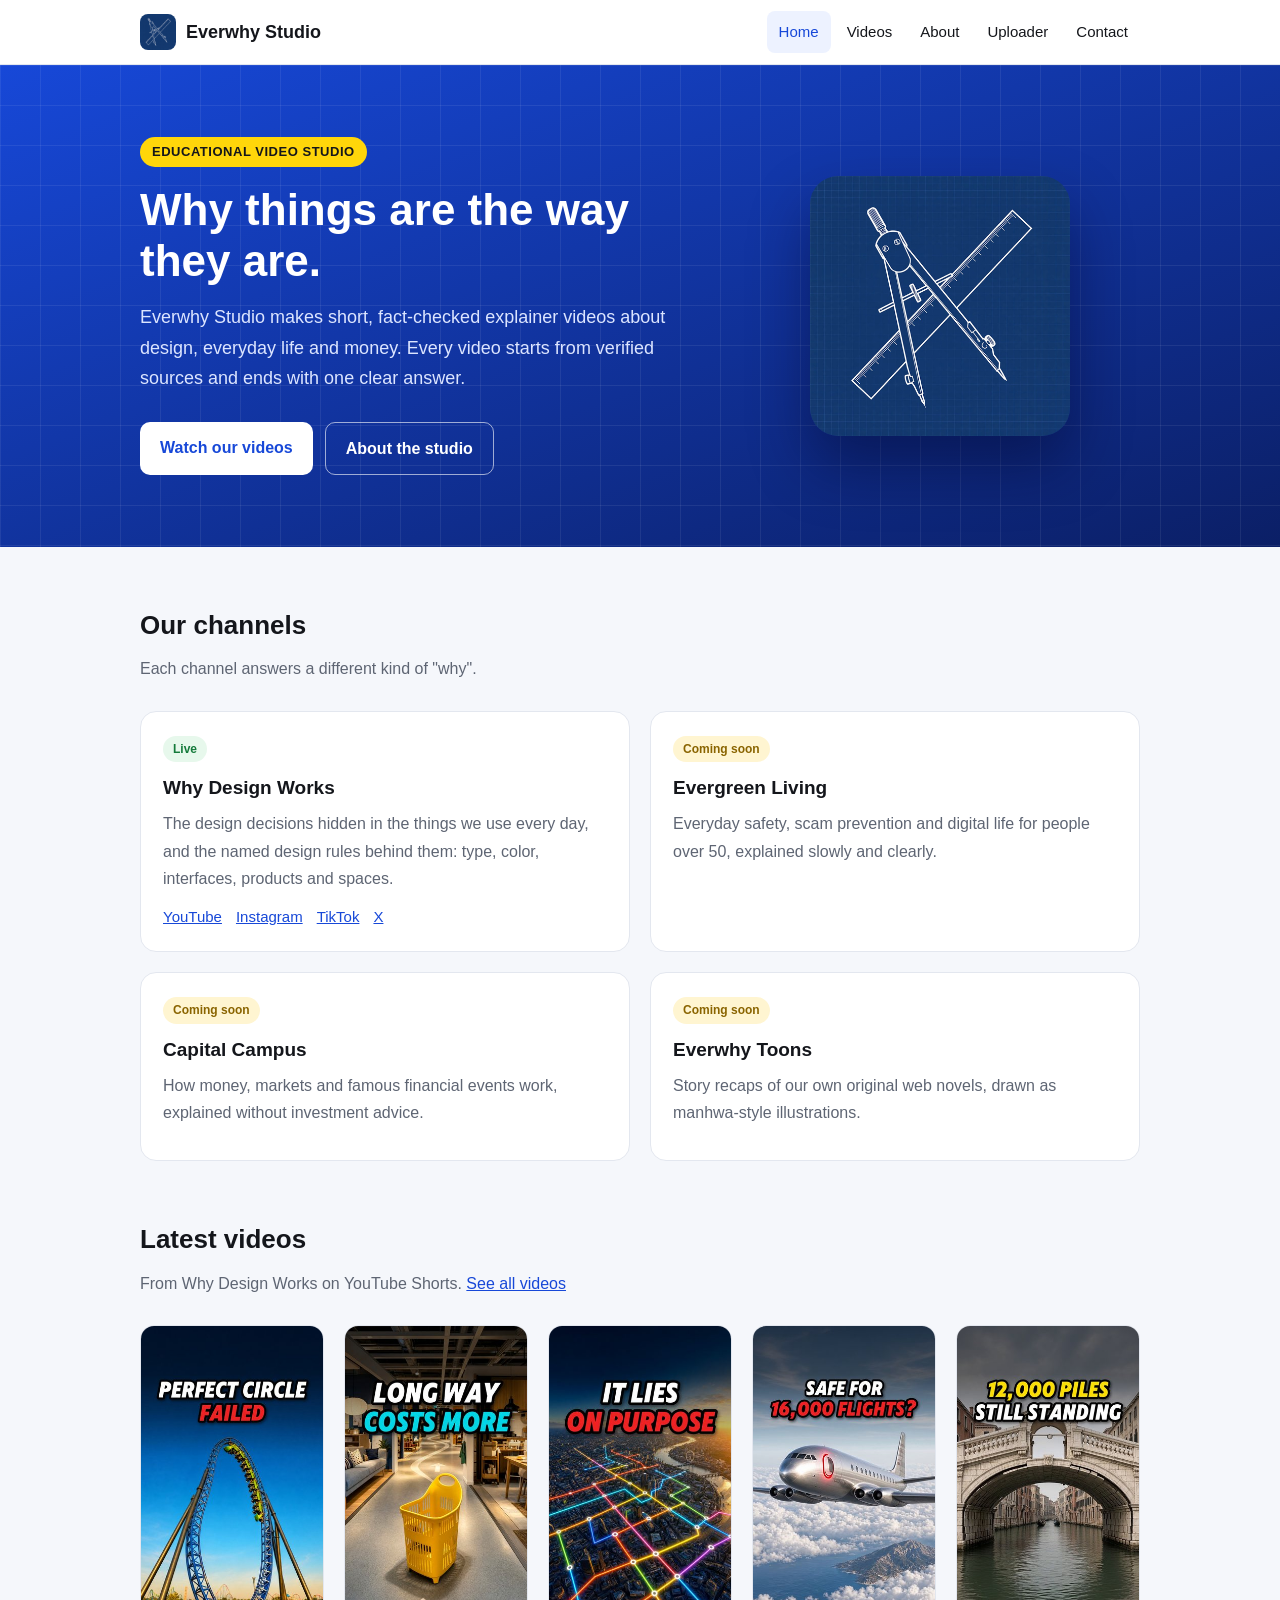
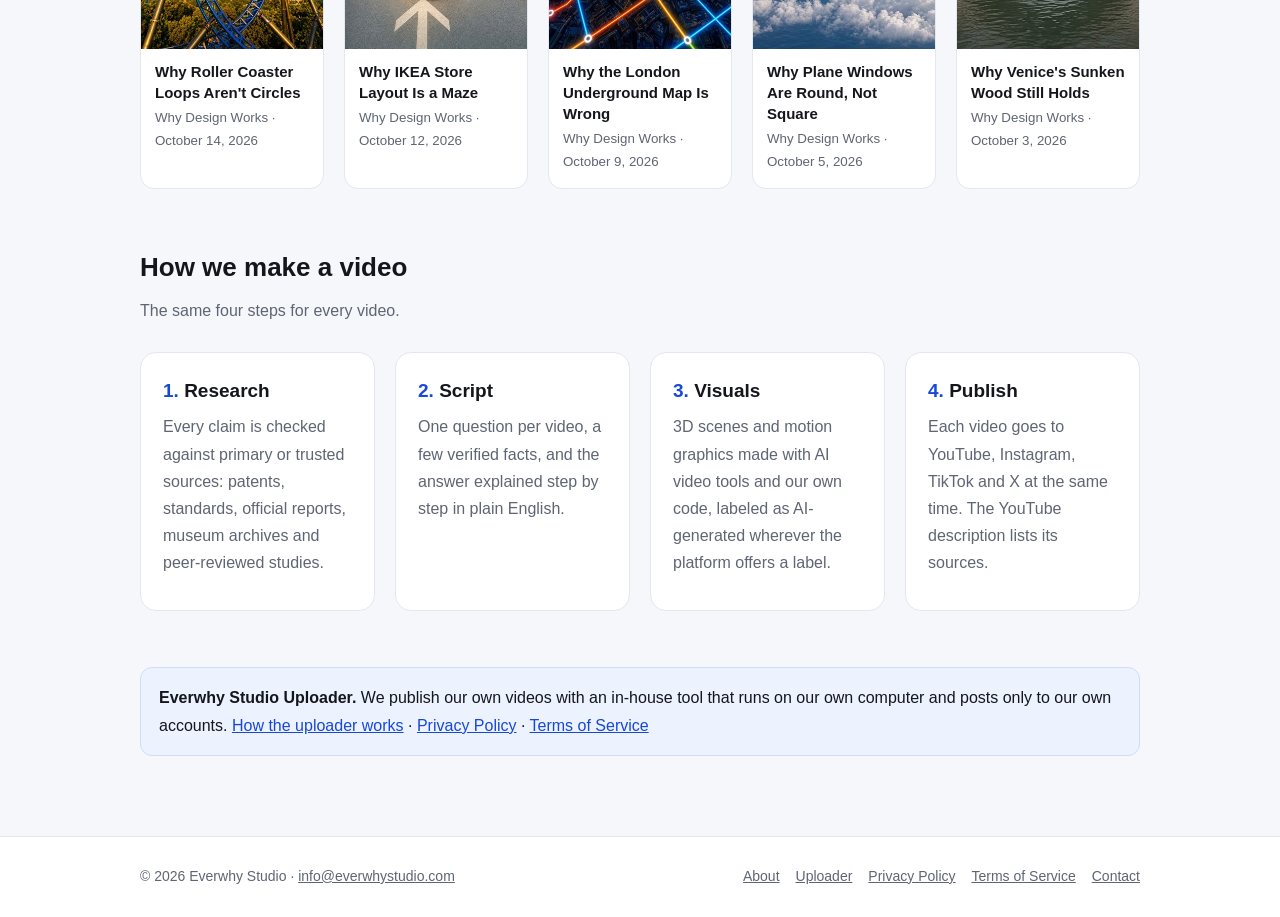
<file: index.html>
<!doctype html>
<html lang="en">
<head>
<meta charset="utf-8">
<meta name="viewport" content="width=device-width, initial-scale=1">
<title>Everwhy Studio</title>
<meta name="description" content="Short, fact-checked explainer videos about why things are the way they are.">
<link rel="icon" href="favicon.ico" sizes="any">
<link rel="icon" type="image/png" sizes="32x32" href="favicon-32.png">
<link rel="icon" type="image/png" sizes="192x192" href="favicon-192.png">
<link rel="apple-touch-icon" href="apple-touch-icon.png">
<meta property="og:title" content="Everwhy Studio">
<meta property="og:description" content="Short, fact-checked explainer videos about why things are the way they are.">
<meta property="og:image" content="https://labjm.github.io/everwhystudio/assets/app-icon-1024.png">
<link rel="stylesheet" href="style.css">
</head>
<body>
<header class="site-head"><div class="wrap">
  <a class="brand" href="index.html"><img src="favicon-192.png" alt="Everwhy Studio logo" width="36" height="36">Everwhy Studio</a>
  <nav class="nav" aria-label="Main"><a href="index.html" aria-current="page">Home</a><a href="videos.html">Videos</a><a href="about.html">About</a><a href="uploader.html">Uploader</a><a href="contact.html">Contact</a></nav>
</div></header>
<main>

<section class="hero"><div class="wrap">
  <div>
    <span class="eyebrow">EDUCATIONAL VIDEO STUDIO</span>
    <h1>Why things are the way they are.</h1>
    <p>Everwhy Studio makes short, fact-checked explainer videos about design, everyday life and money. Every video starts from verified sources and ends with one clear answer.</p>
    <div class="btns"><a class="btn btn-light" href="videos.html">Watch our videos</a><a class="btn btn-ghost" href="about.html">About the studio</a></div>
  </div>
  <img class="hero-logo" src="assets/logo-512.png" alt="Everwhy Studio logo: a drafting compass and ruler on a blueprint" width="260" height="260">
</div></section>
<section class="block"><div class="wrap">
  <h2>Our channels</h2><p class="lead">Each channel answers a different kind of "why".</p>
  
<div class="grid grid-2">
  <div class="card"><span class="tag">Live</span><h3>Why Design Works</h3>
    <p>The design decisions hidden in the things we use every day, and the named design rules behind them: type, color, interfaces, products and spaces.</p>
    <div class="links"><a href="https://www.youtube.com/@why.designworks" target="_blank" rel="noopener">YouTube</a><a href="https://www.instagram.com/why.design.works/" target="_blank" rel="noopener">Instagram</a><a href="https://www.tiktok.com/@why.design.works" target="_blank" rel="noopener">TikTok</a><a href="https://x.com/why_designwork" target="_blank" rel="noopener">X</a></div></div>
  <div class="card"><span class="tag soon">Coming soon</span><h3>Evergreen Living</h3>
    <p>Everyday safety, scam prevention and digital life for people over 50, explained slowly and clearly.</p></div>
  <div class="card"><span class="tag soon">Coming soon</span><h3>Capital Campus</h3>
    <p>How money, markets and famous financial events work, explained without investment advice.</p></div>
  <div class="card"><span class="tag soon">Coming soon</span><h3>Everwhy Toons</h3>
    <p>Story recaps of our own original web novels, drawn as manhwa-style illustrations.</p></div>
</div>
</div></section>
<section class="block"><div class="wrap">
  <h2>Latest videos</h2><p class="lead">From Why Design Works on YouTube Shorts. <a href="videos.html">See all videos</a></p>
  <div class="grid grid-5"><a class="video" href="https://www.youtube.com/shorts/Am52Y-Y1ne4" target="_blank" rel="noopener"><img src="assets/video-Am52Y-Y1ne4.jpg" alt="Thumbnail: Why Roller Coaster Loops Aren't Circles" loading="lazy" width="360" height="640"><span>Why Roller Coaster Loops Aren't Circles</span><small>Why Design Works · October 14, 2026</small></a><a class="video" href="https://www.youtube.com/shorts/HaXz0Zs3z3s" target="_blank" rel="noopener"><img src="assets/video-HaXz0Zs3z3s.jpg" alt="Thumbnail: Why IKEA Store Layout Is a Maze" loading="lazy" width="360" height="640"><span>Why IKEA Store Layout Is a Maze</span><small>Why Design Works · October 12, 2026</small></a><a class="video" href="https://www.youtube.com/shorts/l1B6lGufnKE" target="_blank" rel="noopener"><img src="assets/video-l1B6lGufnKE.jpg" alt="Thumbnail: Why the London Underground Map Is Wrong" loading="lazy" width="360" height="640"><span>Why the London Underground Map Is Wrong</span><small>Why Design Works · October 9, 2026</small></a><a class="video" href="https://www.youtube.com/shorts/PfKubAHmEKc" target="_blank" rel="noopener"><img src="assets/video-PfKubAHmEKc.jpg" alt="Thumbnail: Why Plane Windows Are Round, Not Square" loading="lazy" width="360" height="640"><span>Why Plane Windows Are Round, Not Square</span><small>Why Design Works · October 5, 2026</small></a><a class="video" href="https://www.youtube.com/shorts/dE8tECsKRG4" target="_blank" rel="noopener"><img src="assets/video-dE8tECsKRG4.jpg" alt="Thumbnail: Why Venice's Sunken Wood Still Holds" loading="lazy" width="360" height="640"><span>Why Venice's Sunken Wood Still Holds</span><small>Why Design Works · October 3, 2026</small></a></div>
</div></section>
<section class="block"><div class="wrap">
  <h2>How we make a video</h2><p class="lead">The same four steps for every video.</p>
  
<div class="grid grid-4 steps">
  <div class="card step"><h3>Research</h3><p>Every claim is checked against primary or trusted sources: patents, standards, official reports, museum archives and peer-reviewed studies.</p></div>
  <div class="card step"><h3>Script</h3><p>One question per video, a few verified facts, and the answer explained step by step in plain English.</p></div>
  <div class="card step"><h3>Visuals</h3><p>3D scenes and motion graphics made with AI video tools and our own code, labeled as AI-generated wherever the platform offers a label.</p></div>
  <div class="card step"><h3>Publish</h3><p>Each video goes to YouTube, Instagram, TikTok and X at the same time. The YouTube description lists its sources.</p></div>
</div>
</div></section>
<section class="block"><div class="wrap">
  <div class="note"><strong>Everwhy Studio Uploader.</strong> We publish our own videos with an in-house tool that runs on our own computer and posts only to our own accounts. <a href="uploader.html">How the uploader works</a> · <a href="privacy.html">Privacy Policy</a> · <a href="terms.html">Terms of Service</a></div>
</div></section>

</main>
<footer class="site-foot"><div class="wrap">
  <span>&copy; 2026 Everwhy Studio · <a href="mailto:info@everwhystudio.com">info@everwhystudio.com</a></span>
  <nav aria-label="Footer"><a href="about.html">About</a><a href="uploader.html">Uploader</a><a href="privacy.html">Privacy Policy</a><a href="terms.html">Terms of Service</a><a href="contact.html">Contact</a></nav>
</div></footer>
</body>
</html>
</file>
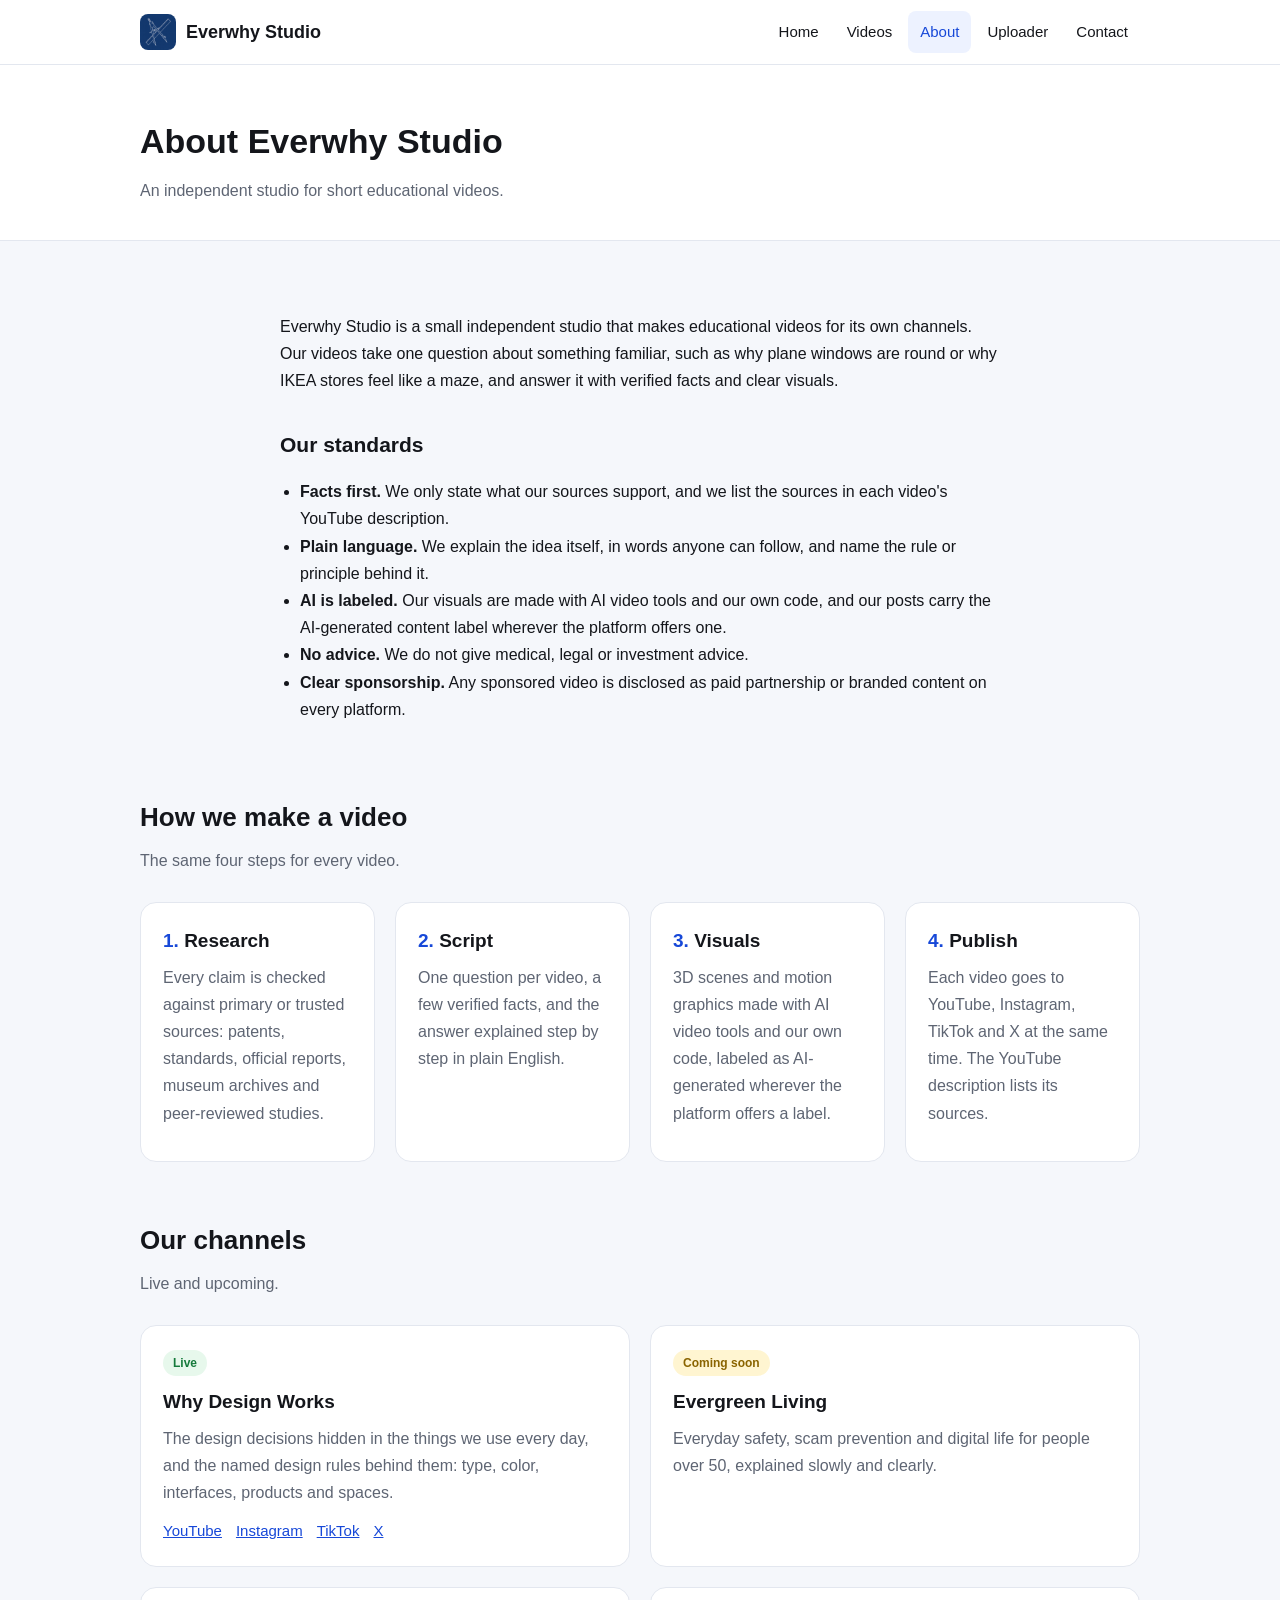
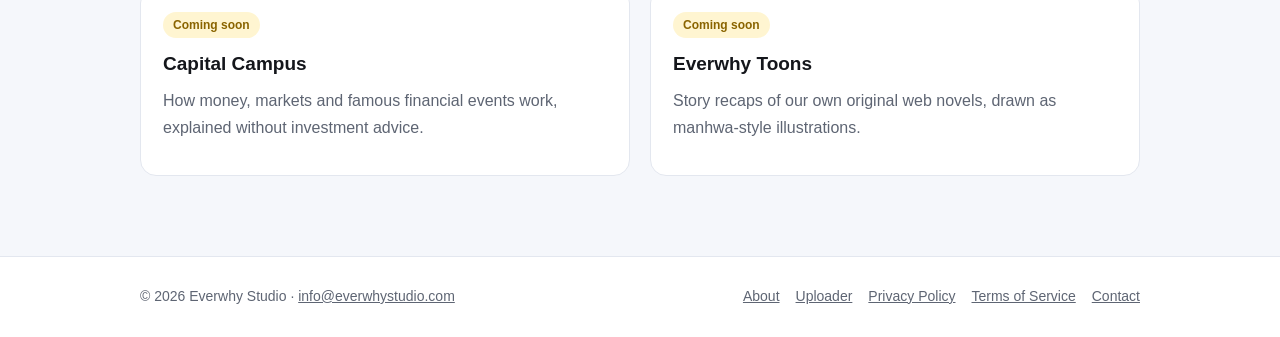
<file: about.html>
<!doctype html>
<html lang="en">
<head>
<meta charset="utf-8">
<meta name="viewport" content="width=device-width, initial-scale=1">
<title>About · Everwhy Studio</title>
<meta name="description" content="Who we are and how we make our videos.">
<link rel="icon" href="favicon.ico" sizes="any">
<link rel="icon" type="image/png" sizes="32x32" href="favicon-32.png">
<link rel="icon" type="image/png" sizes="192x192" href="favicon-192.png">
<link rel="apple-touch-icon" href="apple-touch-icon.png">
<meta property="og:title" content="About · Everwhy Studio">
<meta property="og:description" content="Who we are and how we make our videos.">
<meta property="og:image" content="https://labjm.github.io/everwhystudio/assets/app-icon-1024.png">
<link rel="stylesheet" href="style.css">
</head>
<body>
<header class="site-head"><div class="wrap">
  <a class="brand" href="index.html"><img src="favicon-192.png" alt="Everwhy Studio logo" width="36" height="36">Everwhy Studio</a>
  <nav class="nav" aria-label="Main"><a href="index.html">Home</a><a href="videos.html">Videos</a><a href="about.html" aria-current="page">About</a><a href="uploader.html">Uploader</a><a href="contact.html">Contact</a></nav>
</div></header>
<main>

<section class="page-head"><div class="wrap"><h1>About Everwhy Studio</h1><p>An independent studio for short educational videos.</p></div></section>
<section class="block"><div class="wrap prose">
  <p>Everwhy Studio is a small independent studio that makes educational videos for its own channels. Our videos take one question about something familiar, such as why plane windows are round or why IKEA stores feel like a maze, and answer it with verified facts and clear visuals.</p>
  <h2>Our standards</h2>
  <ul>
    <li><strong>Facts first.</strong> We only state what our sources support, and we list the sources in each video's YouTube description.</li>
    <li><strong>Plain language.</strong> We explain the idea itself, in words anyone can follow, and name the rule or principle behind it.</li>
    <li><strong>AI is labeled.</strong> Our visuals are made with AI video tools and our own code, and our posts carry the AI-generated content label wherever the platform offers one.</li>
    <li><strong>No advice.</strong> We do not give medical, legal or investment advice.</li>
    <li><strong>Clear sponsorship.</strong> Any sponsored video is disclosed as paid partnership or branded content on every platform.</li>
  </ul>
</div></section>
<section class="block"><div class="wrap">
  <h2>How we make a video</h2><p class="lead">The same four steps for every video.</p>
  
<div class="grid grid-4 steps">
  <div class="card step"><h3>Research</h3><p>Every claim is checked against primary or trusted sources: patents, standards, official reports, museum archives and peer-reviewed studies.</p></div>
  <div class="card step"><h3>Script</h3><p>One question per video, a few verified facts, and the answer explained step by step in plain English.</p></div>
  <div class="card step"><h3>Visuals</h3><p>3D scenes and motion graphics made with AI video tools and our own code, labeled as AI-generated wherever the platform offers a label.</p></div>
  <div class="card step"><h3>Publish</h3><p>Each video goes to YouTube, Instagram, TikTok and X at the same time. The YouTube description lists its sources.</p></div>
</div>
</div></section>
<section class="block"><div class="wrap">
  <h2>Our channels</h2><p class="lead">Live and upcoming.</p>
  
<div class="grid grid-2">
  <div class="card"><span class="tag">Live</span><h3>Why Design Works</h3>
    <p>The design decisions hidden in the things we use every day, and the named design rules behind them: type, color, interfaces, products and spaces.</p>
    <div class="links"><a href="https://www.youtube.com/@why.designworks" target="_blank" rel="noopener">YouTube</a><a href="https://www.instagram.com/why.design.works/" target="_blank" rel="noopener">Instagram</a><a href="https://www.tiktok.com/@why.design.works" target="_blank" rel="noopener">TikTok</a><a href="https://x.com/why_designwork" target="_blank" rel="noopener">X</a></div></div>
  <div class="card"><span class="tag soon">Coming soon</span><h3>Evergreen Living</h3>
    <p>Everyday safety, scam prevention and digital life for people over 50, explained slowly and clearly.</p></div>
  <div class="card"><span class="tag soon">Coming soon</span><h3>Capital Campus</h3>
    <p>How money, markets and famous financial events work, explained without investment advice.</p></div>
  <div class="card"><span class="tag soon">Coming soon</span><h3>Everwhy Toons</h3>
    <p>Story recaps of our own original web novels, drawn as manhwa-style illustrations.</p></div>
</div>
</div></section>

</main>
<footer class="site-foot"><div class="wrap">
  <span>&copy; 2026 Everwhy Studio · <a href="mailto:info@everwhystudio.com">info@everwhystudio.com</a></span>
  <nav aria-label="Footer"><a href="about.html">About</a><a href="uploader.html">Uploader</a><a href="privacy.html">Privacy Policy</a><a href="terms.html">Terms of Service</a><a href="contact.html">Contact</a></nav>
</div></footer>
</body>
</html>
</file>
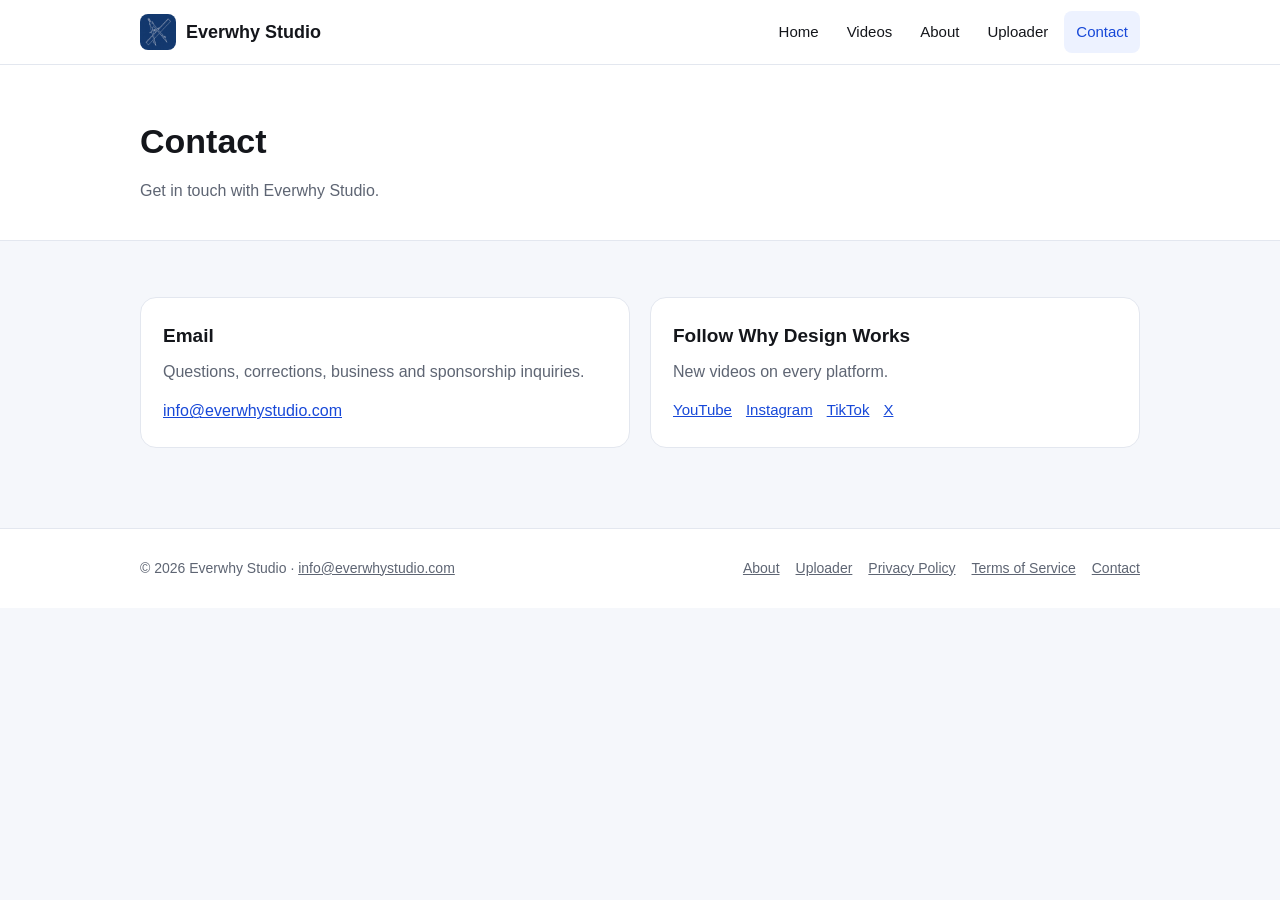
<file: contact.html>
<!doctype html>
<html lang="en">
<head>
<meta charset="utf-8">
<meta name="viewport" content="width=device-width, initial-scale=1">
<title>Contact · Everwhy Studio</title>
<meta name="description" content="How to reach Everwhy Studio.">
<link rel="icon" href="favicon.ico" sizes="any">
<link rel="icon" type="image/png" sizes="32x32" href="favicon-32.png">
<link rel="icon" type="image/png" sizes="192x192" href="favicon-192.png">
<link rel="apple-touch-icon" href="apple-touch-icon.png">
<meta property="og:title" content="Contact · Everwhy Studio">
<meta property="og:description" content="How to reach Everwhy Studio.">
<meta property="og:image" content="https://labjm.github.io/everwhystudio/assets/app-icon-1024.png">
<link rel="stylesheet" href="style.css">
</head>
<body>
<header class="site-head"><div class="wrap">
  <a class="brand" href="index.html"><img src="favicon-192.png" alt="Everwhy Studio logo" width="36" height="36">Everwhy Studio</a>
  <nav class="nav" aria-label="Main"><a href="index.html">Home</a><a href="videos.html">Videos</a><a href="about.html">About</a><a href="uploader.html">Uploader</a><a href="contact.html" aria-current="page">Contact</a></nav>
</div></header>
<main>

<section class="page-head"><div class="wrap"><h1>Contact</h1><p>Get in touch with Everwhy Studio.</p></div></section>
<section class="block"><div class="wrap">
  <div class="grid grid-2">
    <div class="card"><h3>Email</h3><p>Questions, corrections, business and sponsorship inquiries.</p><a href="mailto:info@everwhystudio.com">info@everwhystudio.com</a></div>
    <div class="card"><h3>Follow Why Design Works</h3><p>New videos on every platform.</p>
      <div class="links"><a href="https://www.youtube.com/@why.designworks" target="_blank" rel="noopener">YouTube</a><a href="https://www.instagram.com/why.design.works/" target="_blank" rel="noopener">Instagram</a><a href="https://www.tiktok.com/@why.design.works" target="_blank" rel="noopener">TikTok</a><a href="https://x.com/why_designwork" target="_blank" rel="noopener">X</a></div></div>
  </div>
</div></section>

</main>
<footer class="site-foot"><div class="wrap">
  <span>&copy; 2026 Everwhy Studio · <a href="mailto:info@everwhystudio.com">info@everwhystudio.com</a></span>
  <nav aria-label="Footer"><a href="about.html">About</a><a href="uploader.html">Uploader</a><a href="privacy.html">Privacy Policy</a><a href="terms.html">Terms of Service</a><a href="contact.html">Contact</a></nav>
</div></footer>
</body>
</html>
</file>
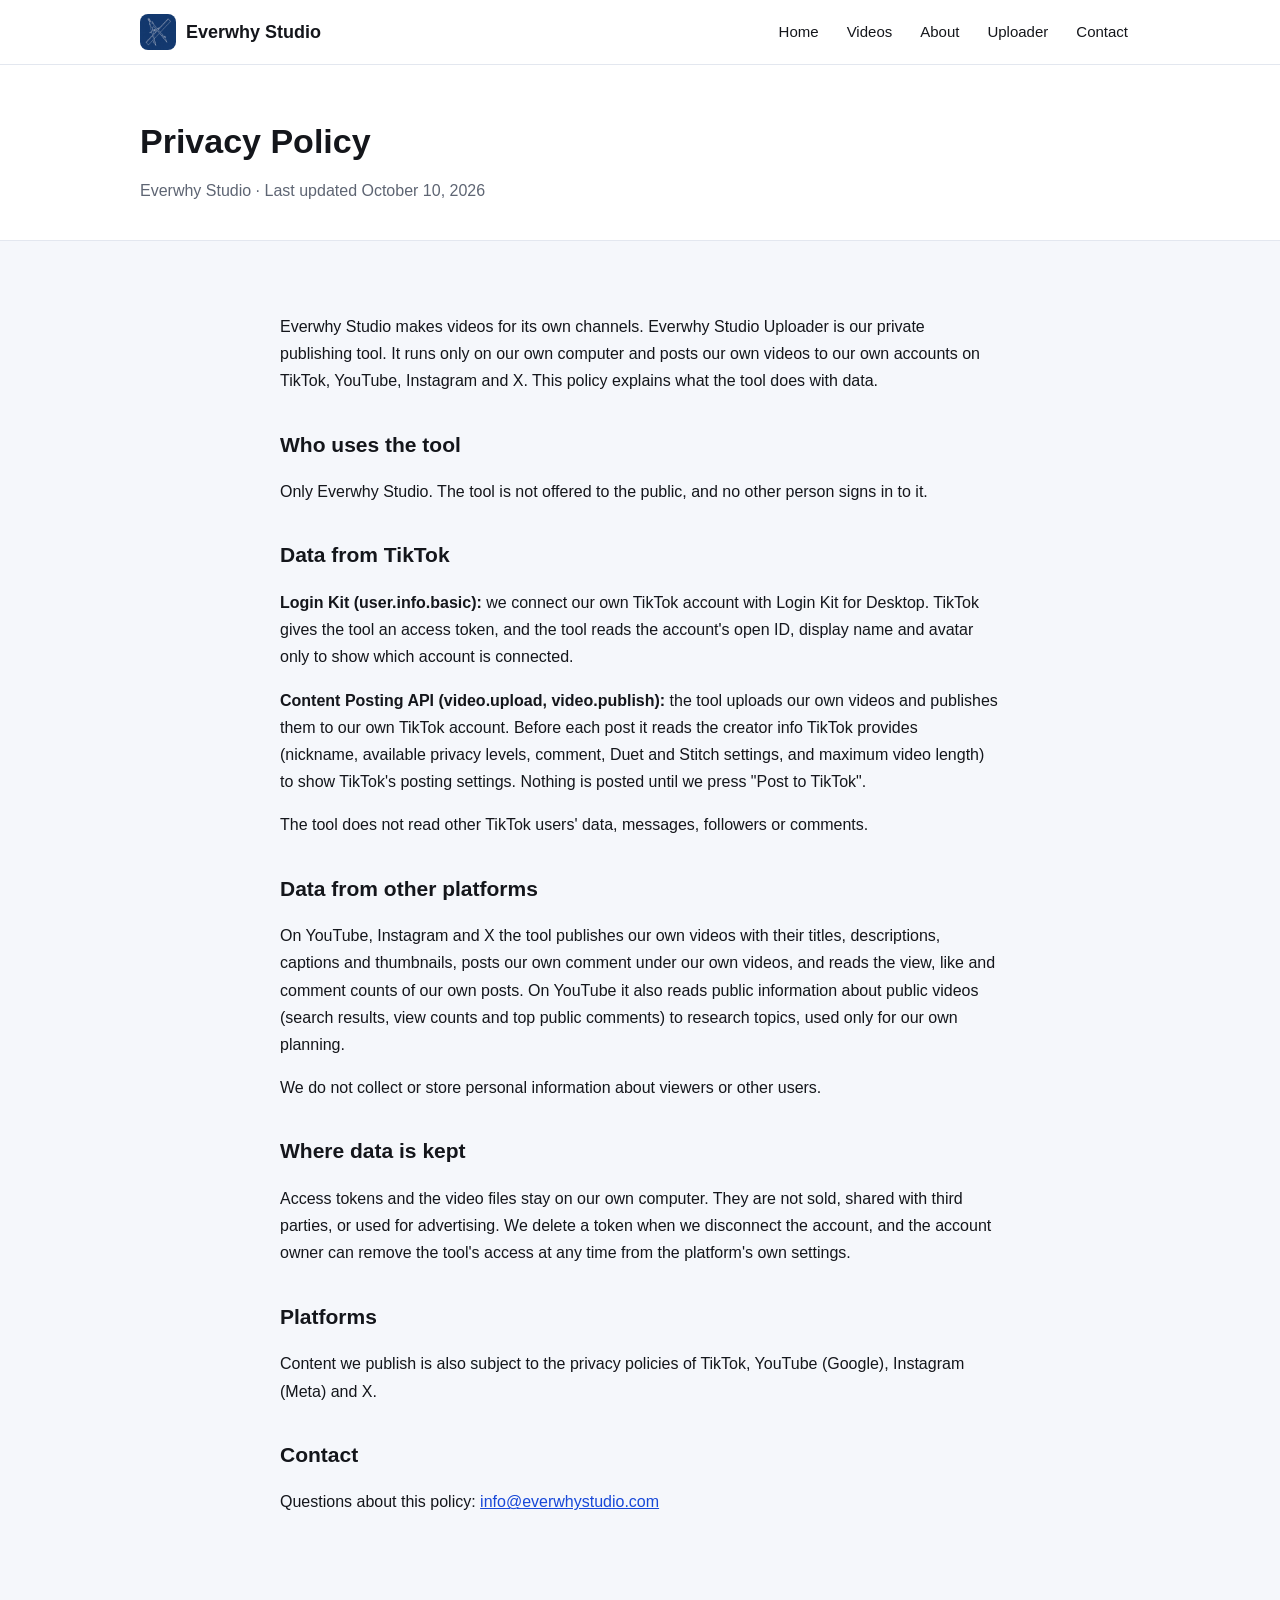
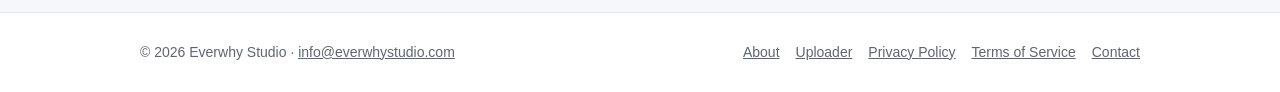
<file: privacy.html>
<!doctype html>
<html lang="en">
<head>
<meta charset="utf-8">
<meta name="viewport" content="width=device-width, initial-scale=1">
<title>Privacy Policy · Everwhy Studio</title>
<meta name="description" content="How Everwhy Studio Uploader handles data.">
<link rel="icon" href="favicon.ico" sizes="any">
<link rel="icon" type="image/png" sizes="32x32" href="favicon-32.png">
<link rel="icon" type="image/png" sizes="192x192" href="favicon-192.png">
<link rel="apple-touch-icon" href="apple-touch-icon.png">
<meta property="og:title" content="Privacy Policy · Everwhy Studio">
<meta property="og:description" content="How Everwhy Studio Uploader handles data.">
<meta property="og:image" content="https://labjm.github.io/everwhystudio/assets/app-icon-1024.png">
<link rel="stylesheet" href="style.css">
</head>
<body>
<header class="site-head"><div class="wrap">
  <a class="brand" href="index.html"><img src="favicon-192.png" alt="Everwhy Studio logo" width="36" height="36">Everwhy Studio</a>
  <nav class="nav" aria-label="Main"><a href="index.html">Home</a><a href="videos.html">Videos</a><a href="about.html">About</a><a href="uploader.html">Uploader</a><a href="contact.html">Contact</a></nav>
</div></header>
<main>

<section class="page-head"><div class="wrap"><h1>Privacy Policy</h1><p>Everwhy Studio · Last updated October 10, 2026</p></div></section>
<section class="block"><div class="wrap prose">
<p>Everwhy Studio makes videos for its own channels. Everwhy Studio Uploader is our private publishing tool. It runs only on our own computer and posts our own videos to our own accounts on TikTok, YouTube, Instagram and X. This policy explains what the tool does with data.</p>

  <h2>Who uses the tool</h2>
  <p>Only Everwhy Studio. The tool is not offered to the public, and no other person signs in to it.</p>

  <h2>Data from TikTok</h2>
  <p><strong>Login Kit (user.info.basic):</strong> we connect our own TikTok account with Login Kit for Desktop. TikTok gives the tool an access token, and the tool reads the account's open ID, display name and avatar only to show which account is connected.</p>
  <p><strong>Content Posting API (video.upload, video.publish):</strong> the tool uploads our own videos and publishes them to our own TikTok account. Before each post it reads the creator info TikTok provides (nickname, available privacy levels, comment, Duet and Stitch settings, and maximum video length) to show TikTok's posting settings. Nothing is posted until we press "Post to TikTok".</p>
  <p>The tool does not read other TikTok users' data, messages, followers or comments.</p>

  <h2>Data from other platforms</h2>
  <p>On YouTube, Instagram and X the tool publishes our own videos with their titles, descriptions, captions and thumbnails, posts our own comment under our own videos, and reads the view, like and comment counts of our own posts. On YouTube it also reads public information about public videos (search results, view counts and top public comments) to research topics, used only for our own planning.</p>
  <p>We do not collect or store personal information about viewers or other users.</p>

  <h2>Where data is kept</h2>
  <p>Access tokens and the video files stay on our own computer. They are not sold, shared with third parties, or used for advertising. We delete a token when we disconnect the account, and the account owner can remove the tool's access at any time from the platform's own settings.</p>

  <h2>Platforms</h2>
  <p>Content we publish is also subject to the privacy policies of TikTok, YouTube (Google), Instagram (Meta) and X.</p>

  <h2>Contact</h2>
  <p>Questions about this policy: <a href="mailto:info@everwhystudio.com">info@everwhystudio.com</a></p>
</div></section>

</main>
<footer class="site-foot"><div class="wrap">
  <span>&copy; 2026 Everwhy Studio · <a href="mailto:info@everwhystudio.com">info@everwhystudio.com</a></span>
  <nav aria-label="Footer"><a href="about.html">About</a><a href="uploader.html">Uploader</a><a href="privacy.html">Privacy Policy</a><a href="terms.html">Terms of Service</a><a href="contact.html">Contact</a></nav>
</div></footer>
</body>
</html>
</file>
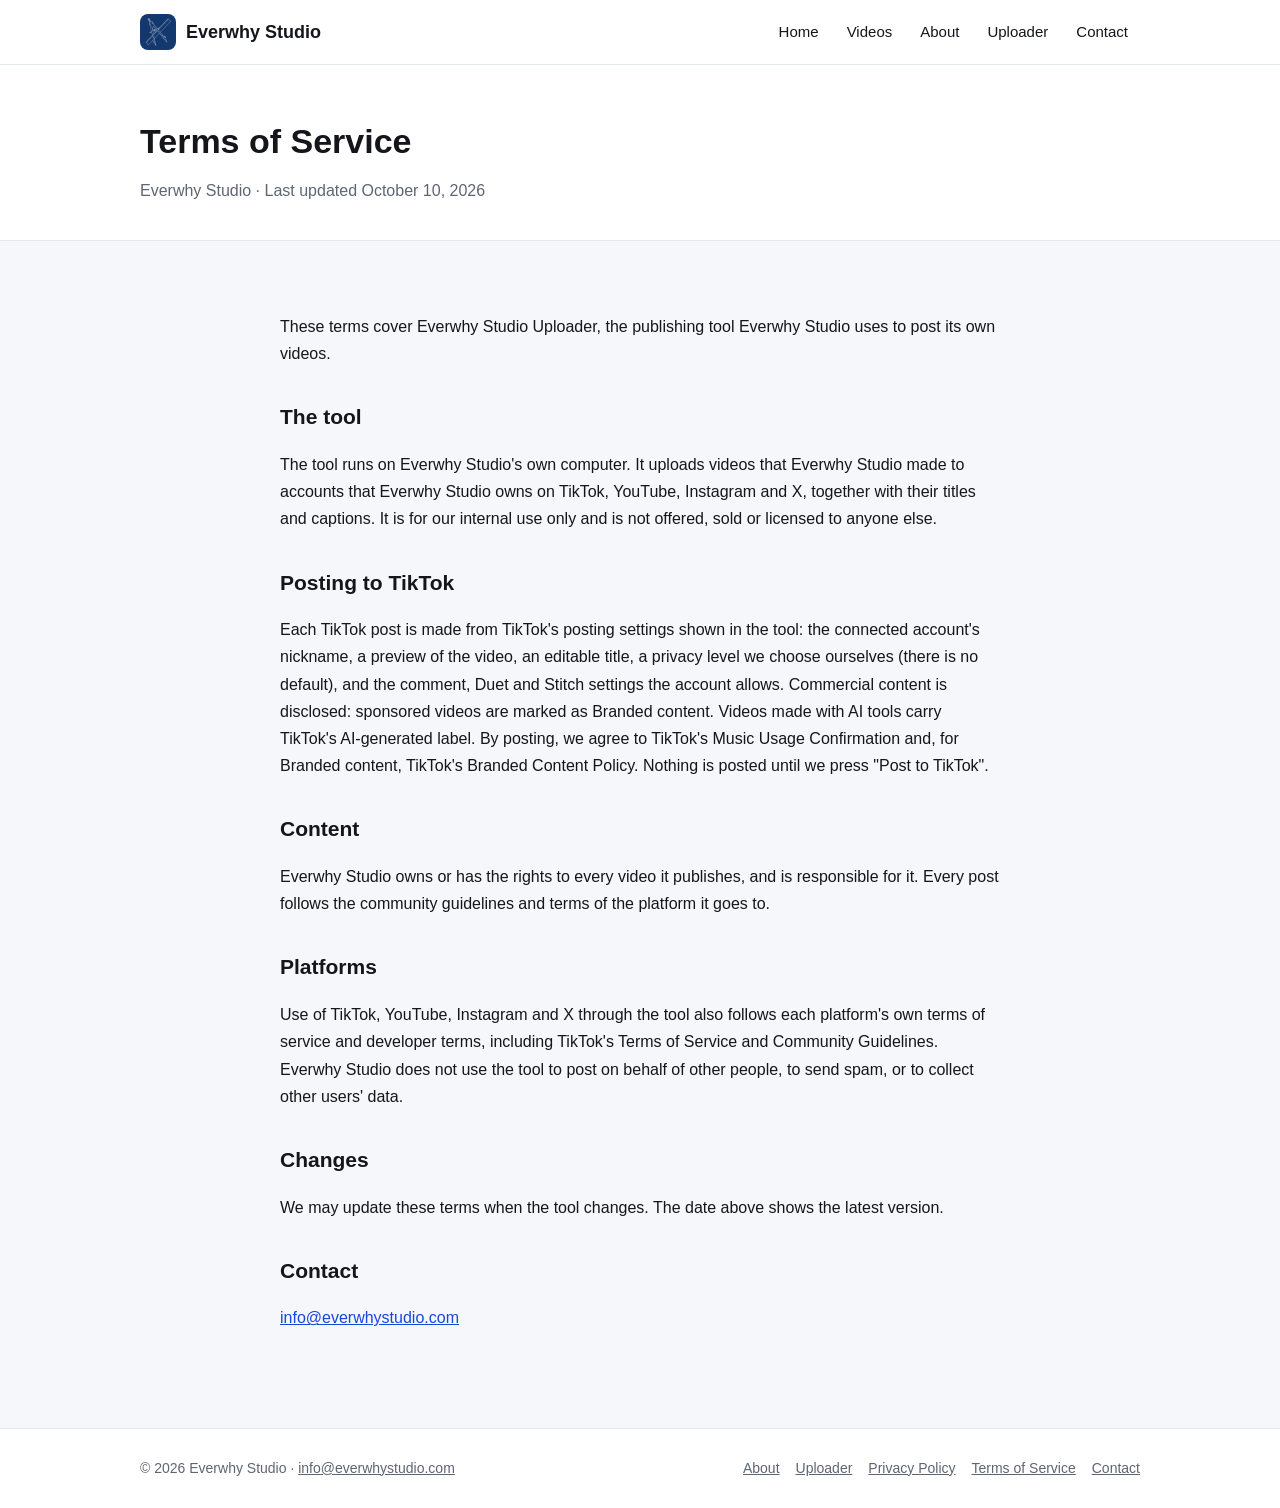
<file: terms.html>
<!doctype html>
<html lang="en">
<head>
<meta charset="utf-8">
<meta name="viewport" content="width=device-width, initial-scale=1">
<title>Terms of Service · Everwhy Studio</title>
<meta name="description" content="Terms for Everwhy Studio Uploader.">
<link rel="icon" href="favicon.ico" sizes="any">
<link rel="icon" type="image/png" sizes="32x32" href="favicon-32.png">
<link rel="icon" type="image/png" sizes="192x192" href="favicon-192.png">
<link rel="apple-touch-icon" href="apple-touch-icon.png">
<meta property="og:title" content="Terms of Service · Everwhy Studio">
<meta property="og:description" content="Terms for Everwhy Studio Uploader.">
<meta property="og:image" content="https://labjm.github.io/everwhystudio/assets/app-icon-1024.png">
<link rel="stylesheet" href="style.css">
</head>
<body>
<header class="site-head"><div class="wrap">
  <a class="brand" href="index.html"><img src="favicon-192.png" alt="Everwhy Studio logo" width="36" height="36">Everwhy Studio</a>
  <nav class="nav" aria-label="Main"><a href="index.html">Home</a><a href="videos.html">Videos</a><a href="about.html">About</a><a href="uploader.html">Uploader</a><a href="contact.html">Contact</a></nav>
</div></header>
<main>

<section class="page-head"><div class="wrap"><h1>Terms of Service</h1><p>Everwhy Studio · Last updated October 10, 2026</p></div></section>
<section class="block"><div class="wrap prose">
<p>These terms cover Everwhy Studio Uploader, the publishing tool Everwhy Studio uses to post its own videos.</p>

  <h2>The tool</h2>
  <p>The tool runs on Everwhy Studio's own computer. It uploads videos that Everwhy Studio made to accounts that Everwhy Studio owns on TikTok, YouTube, Instagram and X, together with their titles and captions. It is for our internal use only and is not offered, sold or licensed to anyone else.</p>

  <h2>Posting to TikTok</h2>
  <p>Each TikTok post is made from TikTok's posting settings shown in the tool: the connected account's nickname, a preview of the video, an editable title, a privacy level we choose ourselves (there is no default), and the comment, Duet and Stitch settings the account allows. Commercial content is disclosed: sponsored videos are marked as Branded content. Videos made with AI tools carry TikTok's AI-generated label. By posting, we agree to TikTok's Music Usage Confirmation and, for Branded content, TikTok's Branded Content Policy. Nothing is posted until we press "Post to TikTok".</p>

  <h2>Content</h2>
  <p>Everwhy Studio owns or has the rights to every video it publishes, and is responsible for it. Every post follows the community guidelines and terms of the platform it goes to.</p>

  <h2>Platforms</h2>
  <p>Use of TikTok, YouTube, Instagram and X through the tool also follows each platform's own terms of service and developer terms, including TikTok's Terms of Service and Community Guidelines. Everwhy Studio does not use the tool to post on behalf of other people, to send spam, or to collect other users' data.</p>

  <h2>Changes</h2>
  <p>We may update these terms when the tool changes. The date above shows the latest version.</p>

  <h2>Contact</h2>
  <p><a href="mailto:info@everwhystudio.com">info@everwhystudio.com</a></p>
</div></section>

</main>
<footer class="site-foot"><div class="wrap">
  <span>&copy; 2026 Everwhy Studio · <a href="mailto:info@everwhystudio.com">info@everwhystudio.com</a></span>
  <nav aria-label="Footer"><a href="about.html">About</a><a href="uploader.html">Uploader</a><a href="privacy.html">Privacy Policy</a><a href="terms.html">Terms of Service</a><a href="contact.html">Contact</a></nav>
</div></footer>
</body>
</html>
</file>
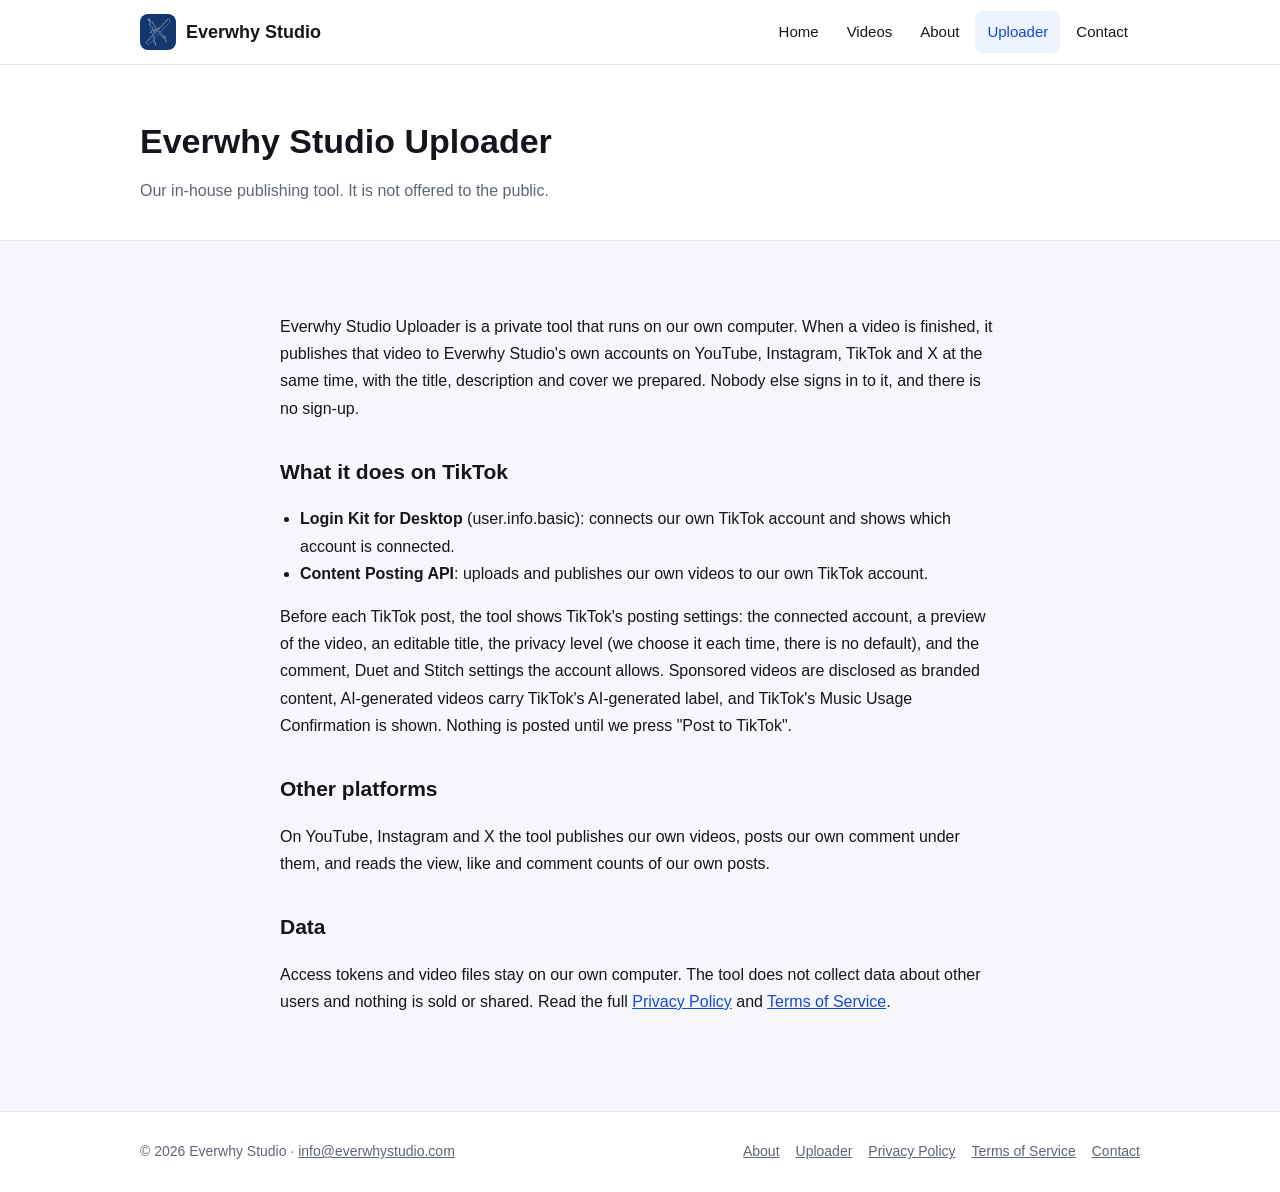
<file: uploader.html>
<!doctype html>
<html lang="en">
<head>
<meta charset="utf-8">
<meta name="viewport" content="width=device-width, initial-scale=1">
<title>Everwhy Studio Uploader</title>
<meta name="description" content="Our in-house tool for publishing our own videos to our own accounts.">
<link rel="icon" href="favicon.ico" sizes="any">
<link rel="icon" type="image/png" sizes="32x32" href="favicon-32.png">
<link rel="icon" type="image/png" sizes="192x192" href="favicon-192.png">
<link rel="apple-touch-icon" href="apple-touch-icon.png">
<meta property="og:title" content="Everwhy Studio Uploader">
<meta property="og:description" content="Our in-house tool for publishing our own videos to our own accounts.">
<meta property="og:image" content="https://labjm.github.io/everwhystudio/assets/app-icon-1024.png">
<link rel="stylesheet" href="style.css">
</head>
<body>
<header class="site-head"><div class="wrap">
  <a class="brand" href="index.html"><img src="favicon-192.png" alt="Everwhy Studio logo" width="36" height="36">Everwhy Studio</a>
  <nav class="nav" aria-label="Main"><a href="index.html">Home</a><a href="videos.html">Videos</a><a href="about.html">About</a><a href="uploader.html" aria-current="page">Uploader</a><a href="contact.html">Contact</a></nav>
</div></header>
<main>

<section class="page-head"><div class="wrap"><h1>Everwhy Studio Uploader</h1><p>Our in-house publishing tool. It is not offered to the public.</p></div></section>
<section class="block"><div class="wrap prose">
  <p>Everwhy Studio Uploader is a private tool that runs on our own computer. When a video is finished, it publishes that video to Everwhy Studio's own accounts on YouTube, Instagram, TikTok and X at the same time, with the title, description and cover we prepared. Nobody else signs in to it, and there is no sign-up.</p>
  <h2>What it does on TikTok</h2>
  <ul>
    <li><strong>Login Kit for Desktop</strong> (user.info.basic): connects our own TikTok account and shows which account is connected.</li>
    <li><strong>Content Posting API</strong>: uploads and publishes our own videos to our own TikTok account.</li>
  </ul>
  <p>Before each TikTok post, the tool shows TikTok's posting settings: the connected account, a preview of the video, an editable title, the privacy level (we choose it each time, there is no default), and the comment, Duet and Stitch settings the account allows. Sponsored videos are disclosed as branded content, AI-generated videos carry TikTok's AI-generated label, and TikTok's Music Usage Confirmation is shown. Nothing is posted until we press "Post to TikTok".</p>
  <h2>Other platforms</h2>
  <p>On YouTube, Instagram and X the tool publishes our own videos, posts our own comment under them, and reads the view, like and comment counts of our own posts.</p>
  <h2>Data</h2>
  <p>Access tokens and video files stay on our own computer. The tool does not collect data about other users and nothing is sold or shared. Read the full <a href="privacy.html">Privacy Policy</a> and <a href="terms.html">Terms of Service</a>.</p>
</div></section>

</main>
<footer class="site-foot"><div class="wrap">
  <span>&copy; 2026 Everwhy Studio · <a href="mailto:info@everwhystudio.com">info@everwhystudio.com</a></span>
  <nav aria-label="Footer"><a href="about.html">About</a><a href="uploader.html">Uploader</a><a href="privacy.html">Privacy Policy</a><a href="terms.html">Terms of Service</a><a href="contact.html">Contact</a></nav>
</div></footer>
</body>
</html>
</file>
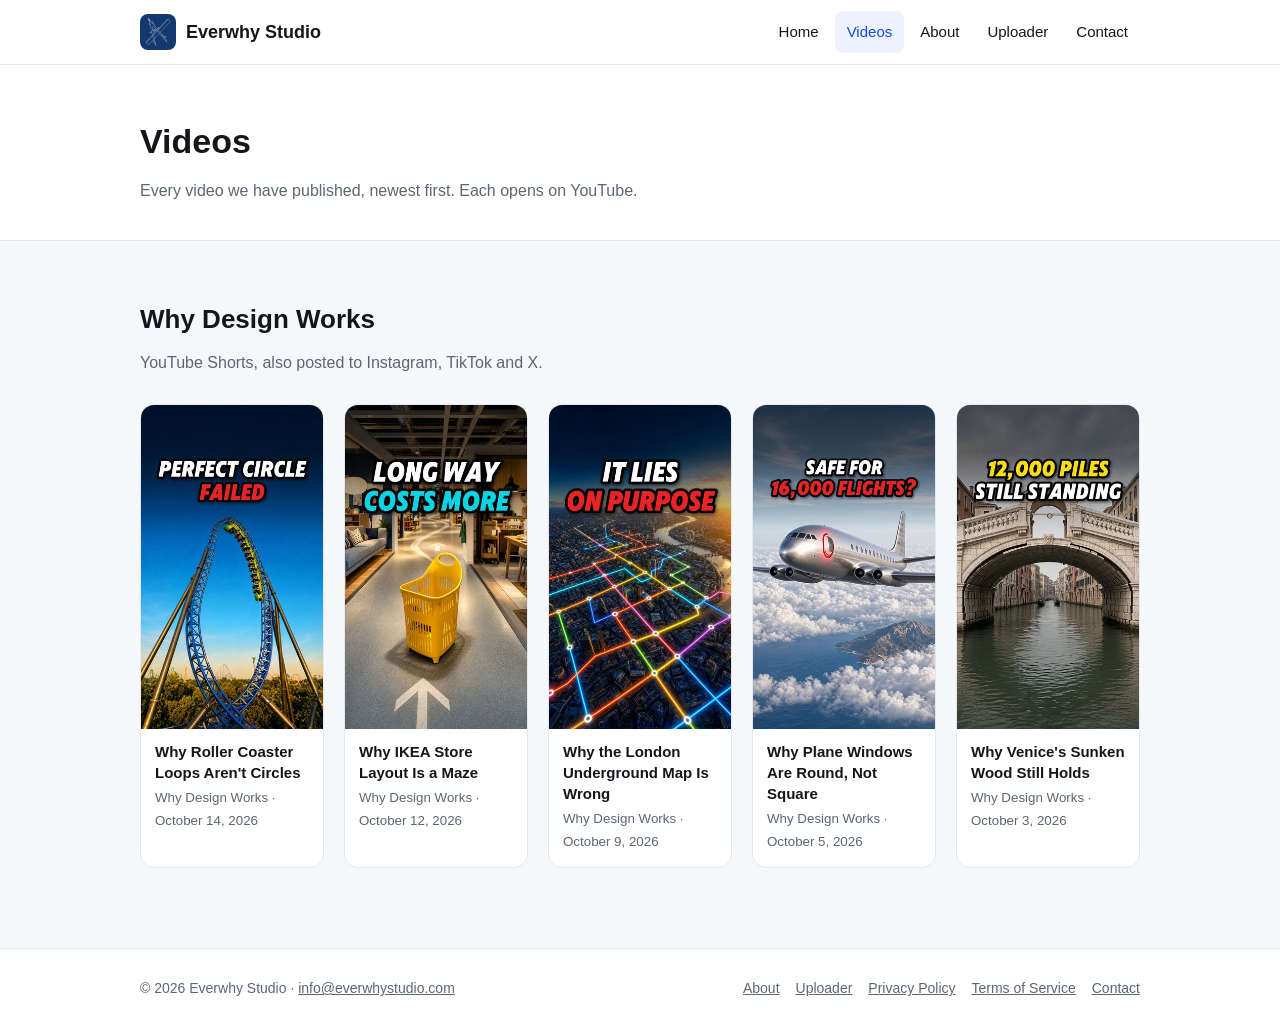
<file: videos.html>
<!doctype html>
<html lang="en">
<head>
<meta charset="utf-8">
<meta name="viewport" content="width=device-width, initial-scale=1">
<title>Videos · Everwhy Studio</title>
<meta name="description" content="Every video Everwhy Studio has published.">
<link rel="icon" href="favicon.ico" sizes="any">
<link rel="icon" type="image/png" sizes="32x32" href="favicon-32.png">
<link rel="icon" type="image/png" sizes="192x192" href="favicon-192.png">
<link rel="apple-touch-icon" href="apple-touch-icon.png">
<meta property="og:title" content="Videos · Everwhy Studio">
<meta property="og:description" content="Every video Everwhy Studio has published.">
<meta property="og:image" content="https://labjm.github.io/everwhystudio/assets/app-icon-1024.png">
<link rel="stylesheet" href="style.css">
</head>
<body>
<header class="site-head"><div class="wrap">
  <a class="brand" href="index.html"><img src="favicon-192.png" alt="Everwhy Studio logo" width="36" height="36">Everwhy Studio</a>
  <nav class="nav" aria-label="Main"><a href="index.html">Home</a><a href="videos.html" aria-current="page">Videos</a><a href="about.html">About</a><a href="uploader.html">Uploader</a><a href="contact.html">Contact</a></nav>
</div></header>
<main>

<section class="page-head"><div class="wrap"><h1>Videos</h1><p>Every video we have published, newest first. Each opens on YouTube.</p></div></section>
<section class="block"><div class="wrap">
  <h2>Why Design Works</h2><p class="lead">YouTube Shorts, also posted to Instagram, TikTok and X.</p>
  <div class="grid grid-5"><a class="video" href="https://www.youtube.com/shorts/Am52Y-Y1ne4" target="_blank" rel="noopener"><img src="assets/video-Am52Y-Y1ne4.jpg" alt="Thumbnail: Why Roller Coaster Loops Aren't Circles" loading="lazy" width="360" height="640"><span>Why Roller Coaster Loops Aren't Circles</span><small>Why Design Works · October 14, 2026</small></a><a class="video" href="https://www.youtube.com/shorts/HaXz0Zs3z3s" target="_blank" rel="noopener"><img src="assets/video-HaXz0Zs3z3s.jpg" alt="Thumbnail: Why IKEA Store Layout Is a Maze" loading="lazy" width="360" height="640"><span>Why IKEA Store Layout Is a Maze</span><small>Why Design Works · October 12, 2026</small></a><a class="video" href="https://www.youtube.com/shorts/l1B6lGufnKE" target="_blank" rel="noopener"><img src="assets/video-l1B6lGufnKE.jpg" alt="Thumbnail: Why the London Underground Map Is Wrong" loading="lazy" width="360" height="640"><span>Why the London Underground Map Is Wrong</span><small>Why Design Works · October 9, 2026</small></a><a class="video" href="https://www.youtube.com/shorts/PfKubAHmEKc" target="_blank" rel="noopener"><img src="assets/video-PfKubAHmEKc.jpg" alt="Thumbnail: Why Plane Windows Are Round, Not Square" loading="lazy" width="360" height="640"><span>Why Plane Windows Are Round, Not Square</span><small>Why Design Works · October 5, 2026</small></a><a class="video" href="https://www.youtube.com/shorts/dE8tECsKRG4" target="_blank" rel="noopener"><img src="assets/video-dE8tECsKRG4.jpg" alt="Thumbnail: Why Venice's Sunken Wood Still Holds" loading="lazy" width="360" height="640"><span>Why Venice's Sunken Wood Still Holds</span><small>Why Design Works · October 3, 2026</small></a></div>
</div></section>

</main>
<footer class="site-foot"><div class="wrap">
  <span>&copy; 2026 Everwhy Studio · <a href="mailto:info@everwhystudio.com">info@everwhystudio.com</a></span>
  <nav aria-label="Footer"><a href="about.html">About</a><a href="uploader.html">Uploader</a><a href="privacy.html">Privacy Policy</a><a href="terms.html">Terms of Service</a><a href="contact.html">Contact</a></nav>
</div></footer>
</body>
</html>
</file>
<file: style.css>
:root { --blue: #1748D8; --blue-dark: #0B1F66; --ink: #14161B; --muted: #5E6573; --line: #E3E7EF; --paper: #FFFFFF; --bg: #F5F7FB; --yellow: #FFD60A; }
* { box-sizing: border-box; }
html { -webkit-text-size-adjust: 100%; }
body { margin: 0; background: var(--bg); color: var(--ink); font: 16px/1.7 -apple-system, BlinkMacSystemFont, "Segoe UI", Roboto, "Helvetica Neue", Arial, sans-serif; }
a { color: var(--blue); }
img { max-width: 100%; display: block; }
.wrap { max-width: 1040px; margin: 0 auto; padding: 0 20px; }
.site-head { background: var(--paper); border-bottom: 1px solid var(--line); position: sticky; top: 0; z-index: 10; }
.site-head .wrap { display: flex; align-items: center; justify-content: space-between; gap: 16px; min-height: 64px; flex-wrap: wrap; }
.brand { display: flex; align-items: center; gap: 10px; color: var(--ink); text-decoration: none; font-weight: 700; font-size: 18px; }
.brand img { width: 36px; height: 36px; border-radius: 8px; }
.nav { display: flex; gap: 4px; flex-wrap: wrap; }
.nav a { color: var(--ink); text-decoration: none; padding: 8px 12px; border-radius: 8px; font-size: 15px; }
.nav a:hover, .nav a[aria-current="page"] { background: #EDF2FF; color: var(--blue); }
.hero { background: linear-gradient(160deg, var(--blue), var(--blue-dark)); color: #fff; position: relative; overflow: hidden; }
.hero::before { content: ""; position: absolute; inset: 0; background-image: linear-gradient(rgba(255,255,255,.07) 1px, transparent 1px), linear-gradient(90deg, rgba(255,255,255,.07) 1px, transparent 1px); background-size: 40px 40px; }
.hero .wrap { position: relative; display: grid; grid-template-columns: 1.4fr 1fr; gap: 40px; align-items: center; padding-top: 72px; padding-bottom: 72px; }
.hero h1 { font-size: 44px; line-height: 1.15; margin: 0 0 16px; }
.hero p { font-size: 18px; color: #DCE5FF; margin: 0 0 28px; max-width: 34em; }
.hero .eyebrow { display: inline-block; background: var(--yellow); color: var(--ink); font-weight: 700; font-size: 13px; letter-spacing: .04em; padding: 4px 12px; border-radius: 999px; margin-bottom: 18px; }
.hero-logo { justify-self: center; width: 260px; border-radius: 28px; box-shadow: 0 30px 60px rgba(0,0,30,.4); }
.btns { display: flex; gap: 12px; flex-wrap: wrap; }
.btn { display: inline-block; padding: 12px 20px; border-radius: 10px; font-weight: 600; text-decoration: none; }
.btn-light { background: #fff; color: var(--blue); }
.btn-ghost { border: 1px solid rgba(255,255,255,.6); color: #fff; }
.page-head { background: var(--paper); border-bottom: 1px solid var(--line); }
.page-head .wrap { padding-top: 48px; padding-bottom: 36px; }
.page-head h1 { font-size: 34px; margin: 0 0 6px; }
.page-head p { color: var(--muted); margin: 0; }
section.block { padding: 56px 0; }
section.block + section.block { padding-top: 0; }
h2 { font-size: 26px; margin: 0 0 8px; }
.lead { color: var(--muted); margin: 0 0 28px; }
.grid { display: grid; gap: 20px; }
.grid-2 { grid-template-columns: repeat(2, 1fr); }
.grid-4 { grid-template-columns: repeat(4, 1fr); }
.grid-5 { grid-template-columns: repeat(5, 1fr); }
.card { background: var(--paper); border: 1px solid var(--line); border-radius: 16px; padding: 22px; }
.card h3 { margin: 0 0 6px; font-size: 19px; }
.card p { margin: 0 0 12px; color: var(--muted); }
.tag { display: inline-block; font-size: 12px; font-weight: 700; padding: 3px 10px; border-radius: 999px; background: #E7F8EC; color: #157A3B; margin-bottom: 10px; }
.tag.soon { background: #FFF5D1; color: #8A6400; }
.links { display: flex; gap: 14px; flex-wrap: wrap; font-size: 15px; }
.video { background: var(--paper); border: 1px solid var(--line); border-radius: 14px; overflow: hidden; text-decoration: none; color: var(--ink); display: flex; flex-direction: column; }
.video img { width: 100%; height: auto; aspect-ratio: 9 / 16; object-fit: cover; background: #DDE3EE; }
.video span { padding: 12px 14px 4px; font-weight: 600; font-size: 15px; line-height: 1.4; }
.video small { padding: 0 14px 14px; color: var(--muted); }
.step { counter-increment: step; }
.step h3::before { content: counter(step) ". "; color: var(--blue); }
.steps { counter-reset: step; }
.prose { max-width: 760px; }
.prose h2 { font-size: 21px; margin: 32px 0 8px; }
.prose ul { padding-left: 20px; }
.note { background: #EDF2FF; border: 1px solid #CFDBFF; border-radius: 12px; padding: 16px 18px; }
.site-foot { background: var(--paper); border-top: 1px solid var(--line); margin-top: 24px; }
.site-foot .wrap { display: flex; justify-content: space-between; gap: 16px; flex-wrap: wrap; padding-top: 28px; padding-bottom: 28px; font-size: 14px; color: var(--muted); }
.site-foot a { color: var(--muted); }
.site-foot nav { display: flex; gap: 16px; flex-wrap: wrap; }
@media (max-width: 900px) { .grid-5 { grid-template-columns: repeat(3, 1fr); } .grid-4 { grid-template-columns: repeat(2, 1fr); } }
@media (max-width: 720px) {
  .hero .wrap { grid-template-columns: 1fr; padding-top: 48px; padding-bottom: 48px; }
  .hero h1 { font-size: 32px; } .hero-logo { width: 160px; justify-self: start; }
  .grid-2, .grid-4 { grid-template-columns: 1fr; } .grid-5 { grid-template-columns: repeat(2, 1fr); }
}
</file>
